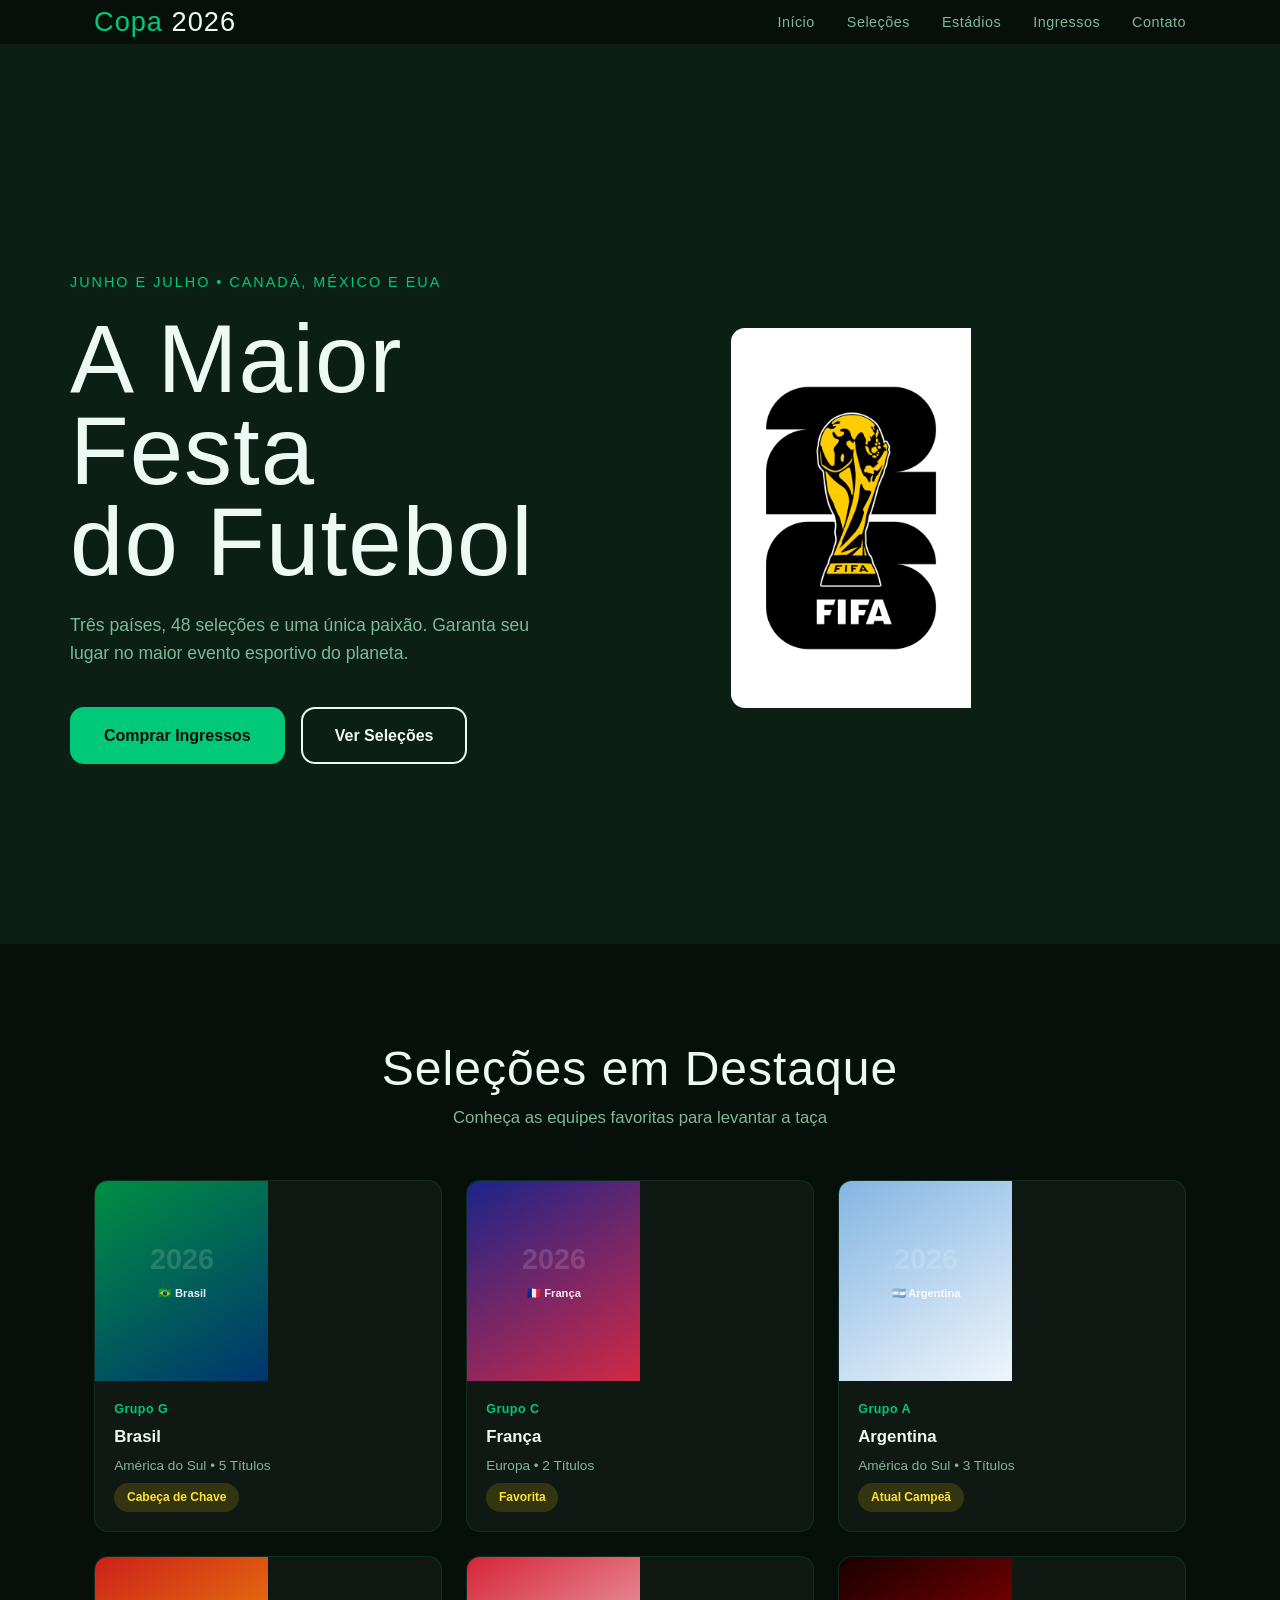
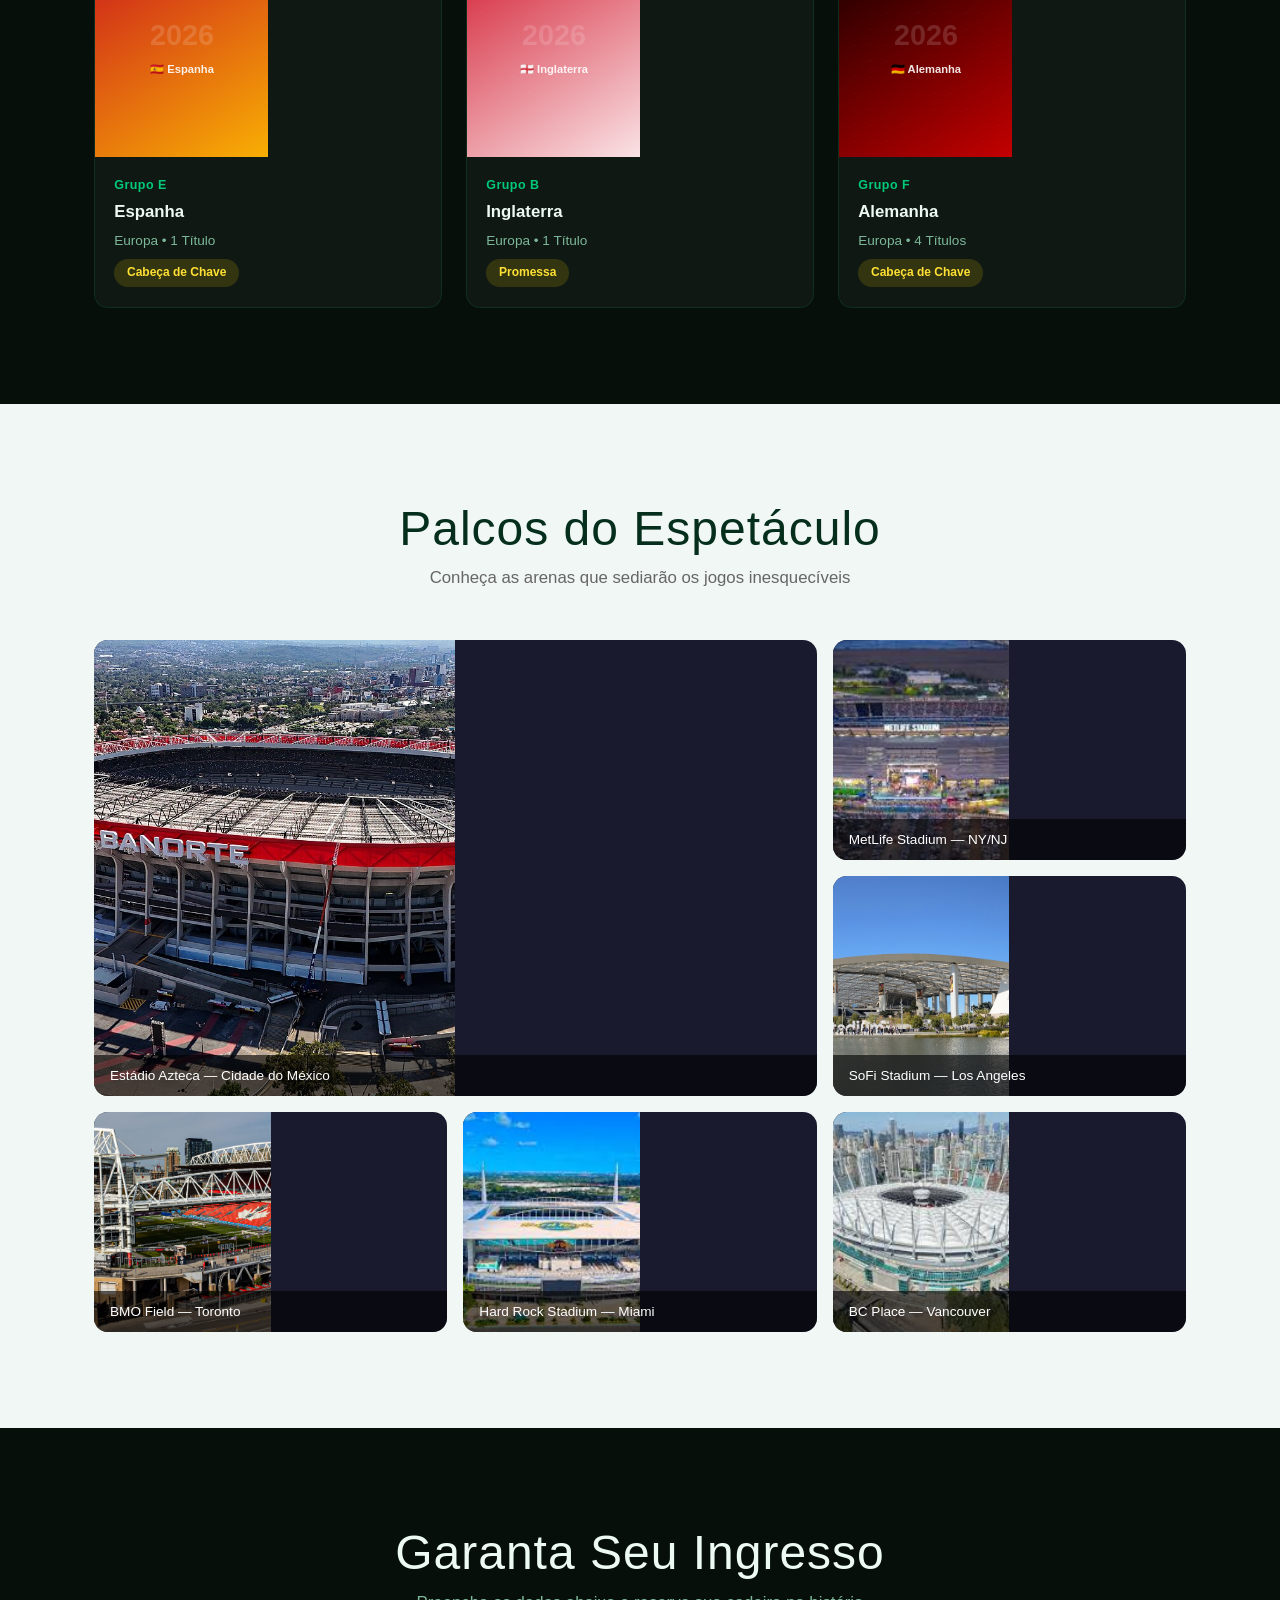
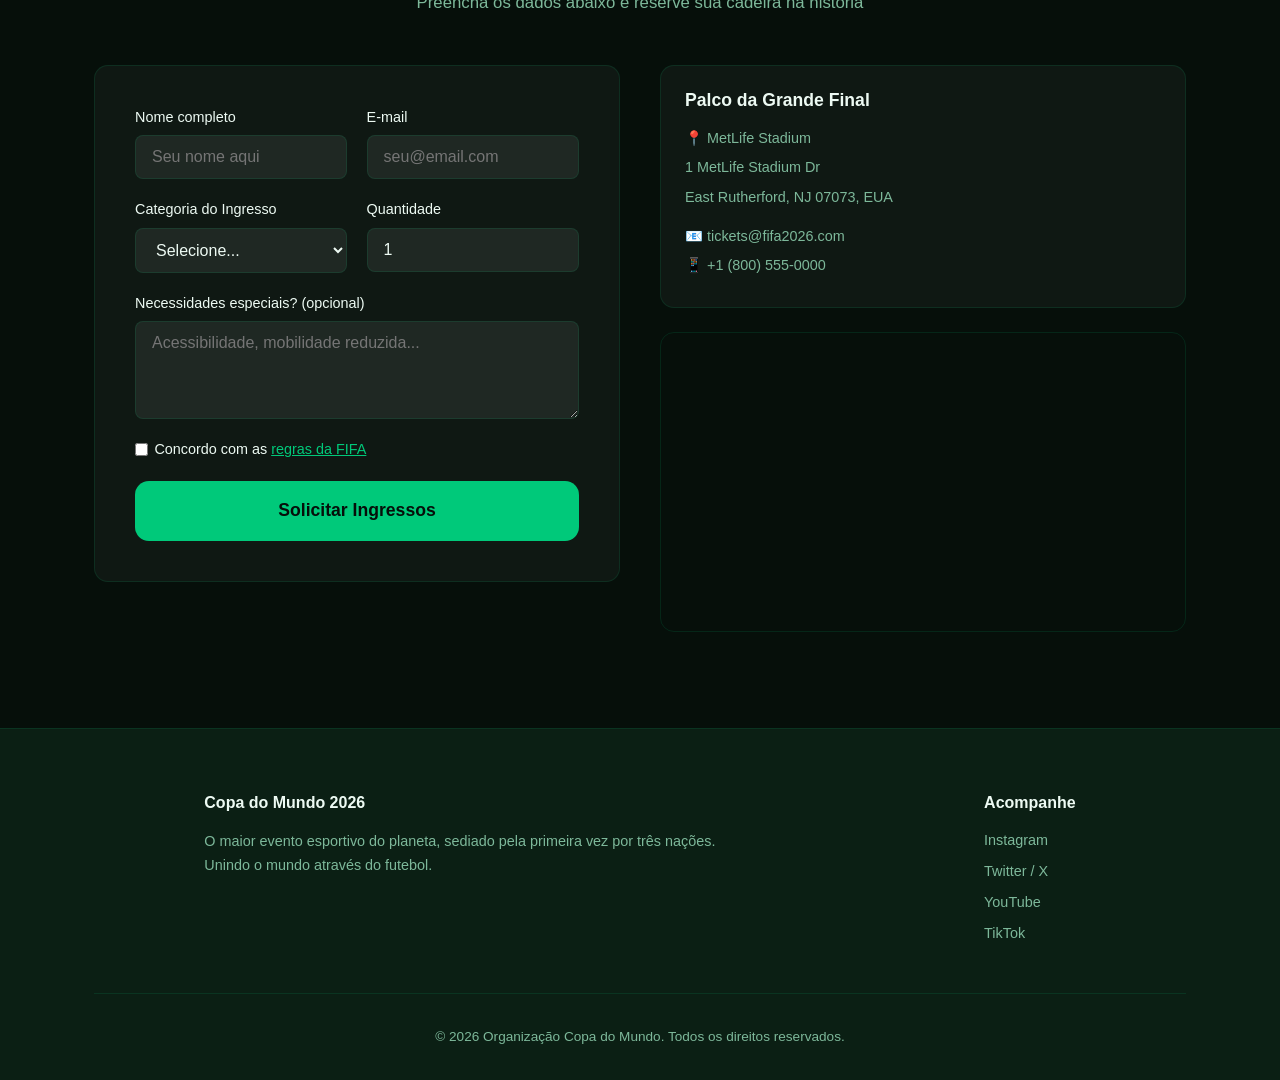
<file: index.html>
<!DOCTYPE html>
<html lang="pt-BR">
<head>
  <meta charset="UTF-8">
  <meta name="viewport" content="width=device-width, initial-scale=1.0">
  <meta name="description" content="Site Oficial da Copa do Mundo 2026 - Ingressos, Seleções e Estádios">
  <title>Copa do Mundo 2026</title>
  <link rel="stylesheet" href="style.css">
  <link rel="icon" type="image/svg+xml" href="favicon.svg">
  </head>

<body>
  <nav id="navbar">
    <div class="nav-container">
      <div class="nav-logo">
        <span class="logo-destaque">Copa</span> 2026
        </div>

      <ul class="nav-links">
        <li><a href="#home">Início</a></li>
        <li><a href="#selecoes">Seleções</a></li>
        <li><a href="#estadios">Estádios</a></li>
        <li><a href="#ingressos">Ingressos</a></li>
        <li><a href="#contato">Contato</a></li>
        </ul>

    </div>
  </nav>

  <header id="home">

    <div class="header-content">
      <div class="header-texto">

        <p class="header-subtitulo">Junho e Julho • Canadá, México e EUA</p>
        <h1 class="header-titulo">A Maior Festa<br>do Futebol</h1>
        <p class="header-descricao">
          Três países, 48 seleções e uma única paixão. 
          Garanta seu lugar no maior evento esportivo do planeta.
        </p>

        <div class="header-botoes">
          <a href="#ingressos" class="btn btn-primario">Comprar Ingressos</a>
          <a href="#selecoes" class="btn btn-secundario">Ver Seleções</a>
        </div>

      </div>
      <div class="header-imagem">
        <img 
          src="img/copa-2026.png" 
          alt="Torcedores comemorando um gol na arquibancada de um estádio lotado"
          class="header-foto"
        >
        </div>
      </div>

  </header>

  <main>

    <section id="selecoes" class="secao secao-escura">
      <div class="container">

        <div class="secao-titulo">
          <h2>Seleções em Destaque</h2>
          <p>Conheça as equipes favoritas para levantar a taça</p>
        </div>

        <div class="grid-selecoes">
          <div class="card-selecao">
            <div class="card-imagem">
              <img 
                src="img/selecao-brasil.svg"
                alt="Jogadores da seleção brasileira abraçados com a camisa amarela"
                class="card-foto"
              >
            </div>
            <div class="card-corpo">
              <span class="card-dia">Grupo G</span>
              <h3>Brasil</h3>
              <p>América do Sul • 5 Títulos</p>
              <span class="tag-palco">Cabeça de Chave</span>
            </div>
          </div>

          <div class="card-selecao">
            <div class="card-imagem">
              <img 
                src="img/selecao-franca.svg"
                alt="Seleção francesa comemorando vitória em campo"
                class="card-foto"
              >
            </div>
            <div class="card-corpo">
              <span class="card-dia">Grupo C</span>
              <h3>França</h3>
              <p>Europa • 2 Títulos</p>
              <span class="tag-palco">Favorita</span>
            </div>
          </div>

          <div class="card-selecao">
            <div class="card-imagem">
              <img 
                src="img/selecao-argentina.svg"
                alt="Time da Argentina perfilado cantando o hino nacional"
                class="card-foto"
              >
            </div>
            <div class="card-corpo">
              <span class="card-dia">Grupo A</span>
              <h3>Argentina</h3>
              <p>América do Sul • 3 Títulos</p>
              <span class="tag-palco">Atual Campeã</span>
            </div>
          </div>

          <div class="card-selecao">
            <div class="card-imagem">
              <img 
                src="img/selecao-espanha.svg"
                alt="Jogadores da Espanha tocando a bola durante a partida"
                class="card-foto"
              >
            </div>
            <div class="card-corpo">
              <span class="card-dia">Grupo E</span>
              <h3>Espanha</h3>
              <p>Europa • 1 Título</p>
              <span class="tag-palco">Cabeça de Chave</span>
            </div>
          </div>

          <div class="card-selecao">
            <div class="card-imagem">
              <img 
                src="img/selecao-inglaterra.svg"
                alt="Atletas da seleção inglesa saudando a torcida"
                class="card-foto"
              >
            </div>
            <div class="card-corpo">
              <span class="card-dia">Grupo B</span>
              <h3>Inglaterra</h3>
              <p>Europa • 1 Título</p>
              <span class="tag-palco">Promessa</span>
            </div>
          </div>

          <div class="card-selecao">
            <div class="card-imagem">
              <img 
                src="img/selecao-alemanha.svg"
                alt="Equipe da Alemanha reunida em círculo antes do jogo"
                class="card-foto"
              >
            </div>
            <div class="card-corpo">
              <span class="card-dia">Grupo F</span>
              <h3>Alemanha</h3>
              <p>Europa • 4 Títulos</p>
              <span class="tag-palco">Cabeça de Chave</span>
            </div>
          </div>

        </div>
        </div>
    </section>
    <section id="estadios" class="secao secao-clara">

      <div class="container">

        <div class="secao-titulo">
          <h2>Palcos do Espetáculo</h2>
          <p>Conheça as arenas que sediarão os jogos inesquecíveis</p>
        </div>

        <div class="grid-galeria">
          <div class="foto-item foto-grande">
            <img 
              src="img/azteca.jpg"
              alt="Visão panorâmica do Estádio Azteca lotado no México"
              class="foto-img"
            >
            <div class="foto-legenda">Estádio Azteca — Cidade do México</div>
          </div>

          <div class="foto-item">
            <img 
              src="img/metlife.jpg"
              alt="Fachada moderna do MetLife Stadium iluminada à noite"
              class="foto-img"
            >
            <div class="foto-legenda">MetLife Stadium — NY/NJ</div>
          </div>

          <div class="foto-item">
            <img 
              src="img/sofi.jpg"
              alt="Design futurista da cobertura do SoFi Stadium em Los Angeles"
              class="foto-img"
            >
            <div class="foto-legenda">SoFi Stadium — Los Angeles</div>
          </div>

          <div class="foto-item">
            <img 
              src="img/bmo.jpg"
              alt="Visão do gramado do BMO Field em Toronto"
              class="foto-img"
            >
            <div class="foto-legenda">BMO Field — Toronto</div>
          </div>

          <div class="foto-item">
            <img 
              src="img/hard-rock.jpg"
              alt="Vista aérea do Hard Rock Stadium em Miami"
              class="foto-img"
            >
            <div class="foto-legenda">Hard Rock Stadium — Miami</div>
          </div>

          <div class="foto-item">
            <img 
              src="img/bc-place.jpg"
              alt="Interior do BC Place com seu teto retrátil em Vancouver"
              class="foto-img"
            >
            <div class="foto-legenda">BC Place — Vancouver</div>
          </div>

        </div>
        </div>

    </section>
    <section id="ingressos" class="secao secao-escura">

      <div class="container">

        <div class="secao-titulo">
          <h2>Garanta Seu Ingresso</h2>
          <p>Preencha os dados abaixo e reserve sua cadeira na história</p>
        </div>

        <div class="ingressos-layout">
          <div>
            <form id="form-ingresso" class="formulario">

              <div class="form-linha">
                <div class="form-grupo">
                  <label for="nome">Nome completo</label>
                  <input 
                    type="text" 
                    id="nome" 
                    name="nome" 
                    placeholder="Seu nome aqui"
                    required
                  >
                </div>

                <div class="form-grupo">
                  <label for="email">E-mail</label>
                  <input 
                    type="email" 
                    id="email" 
                    name="email" 
                    placeholder="seu@email.com"
                    required
                  >
                </div>
              </div>

              <div class="form-linha">
                <div class="form-grupo">
                  <label for="tipo">Categoria do Ingresso</label>
                  <select id="tipo" name="tipo">
                    <option value="">Selecione...</option>
                    <option value="cat3">Categoria 3 — U$ 150</option>
                    <option value="cat2">Categoria 2 — U$ 300</option>
                    <option value="cat1">Categoria 1 — U$ 600</option>
                    <option value="vip">Hospitality / VIP — U$ 1200</option>
                  </select>
                </div>

                <div class="form-grupo">
                  <label for="quantidade">Quantidade</label>
                  <input 
                    type="number" 
                    id="quantidade" 
                    name="quantidade"
                    min="1" 
                    max="6" 
                    value="1"
                  >
                </div>
              </div>

              <div class="form-grupo">
                <label for="mensagem">Necessidades especiais? (opcional)</label>
                <textarea 
                  id="mensagem" 
                  name="mensagem" 
                  rows="4"
                  placeholder="Acessibilidade, mobilidade reduzida..."
                ></textarea>
              </div>

              <div class="form-grupo form-checkbox">
                <input type="checkbox" id="termos" name="termos" required>
                <label for="termos">Concordo com as <a href="#">regras da FIFA</a></label>
              </div>

              <button type="submit" class="btn btn-primario btn-grande">
                Solicitar Ingressos
              </button>

            </form>
          </div>

          <div class="local-wrapper">

            <div class="local-info">
              <h3>Palco da Grande Final</h3>

              <address>
                <p>📍 MetLife Stadium</p>
                <p>1 MetLife Stadium Dr</p>
                <p>East Rutherford, NJ 07073, EUA</p>
              </address>

              <div class="local-contatos">
                <p>📧 tickets@fifa2026.com</p>
                <p>📱 +1 (800) 555-0000</p>
              </div>
            </div>

            <div class="mapa-wrapper">
              <iframe
                src="https://www.google.com/maps/embed?pb=!1m18!1m12!1m3!1d3020.354228965902!2d-74.07682392437632!3d40.81363653066376!2m3!1f0!2f0!3f0!3m2!1i1024!2i768!4f13.1!3m3!1m2!1s0x89c2f861aa554bf7%3A0xc66ba2b8e390c504!2sMetLife%20Stadium!5e0!3m2!1spt-BR!2sbr!4v1716301234567!5m2!1spt-BR!2sbr"
                width="100%"
                height="100%"
                style="border: 0;"
                allowfullscreen=""
                loading="lazy"
                referrerpolicy="no-referrer-when-downgrade"
                title="Mapa do MetLife Stadium, local da final da Copa"
              ></iframe>
            </div>

          </div>

        </div>

      </div>

    </section>

  </main>

  <footer id="contato">

    <div class="container">

      <div class="footer-grid">

        <div class="footer-coluna">
          <h4>Copa do Mundo 2026</h4>
          <p>O maior evento esportivo do planeta, sediado pela primeira vez por três nações.</p>
          <p>Unindo o mundo através do futebol.</p>
        </div>

        <div class="footer-coluna">
          <h4>Acompanhe</h4>
          <div class="redes-sociais">
            <a href="#" class="rede-link">Instagram</a>
            <a href="#" class="rede-link">Twitter / X</a>
            <a href="#" class="rede-link">YouTube</a>
            <a href="#" class="rede-link">TikTok</a>
          </div>
        </div>

      </div>
      <div class="footer-fundo">
        <p>© 2026 Organização Copa do Mundo. Todos os direitos reservados.</p>
      </div>

    </div>

  </footer>

</body>
</html>
</file>
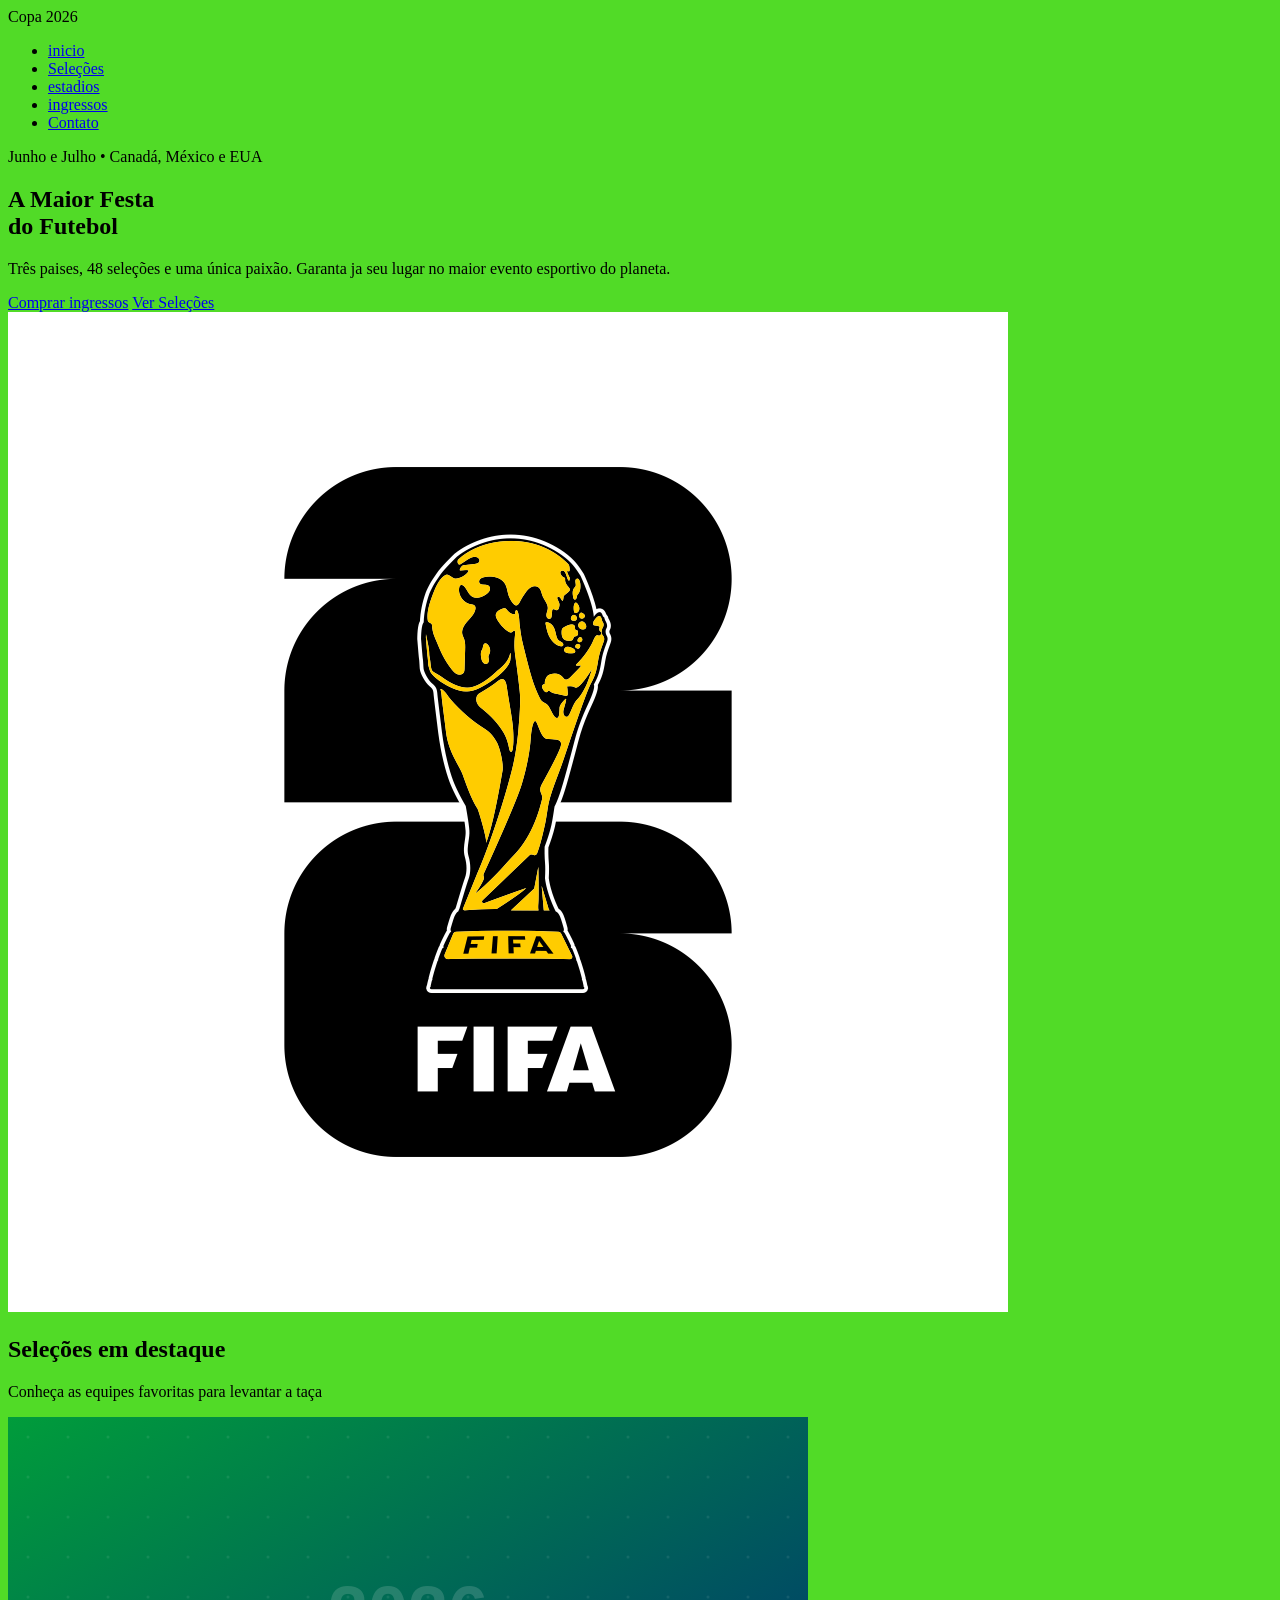
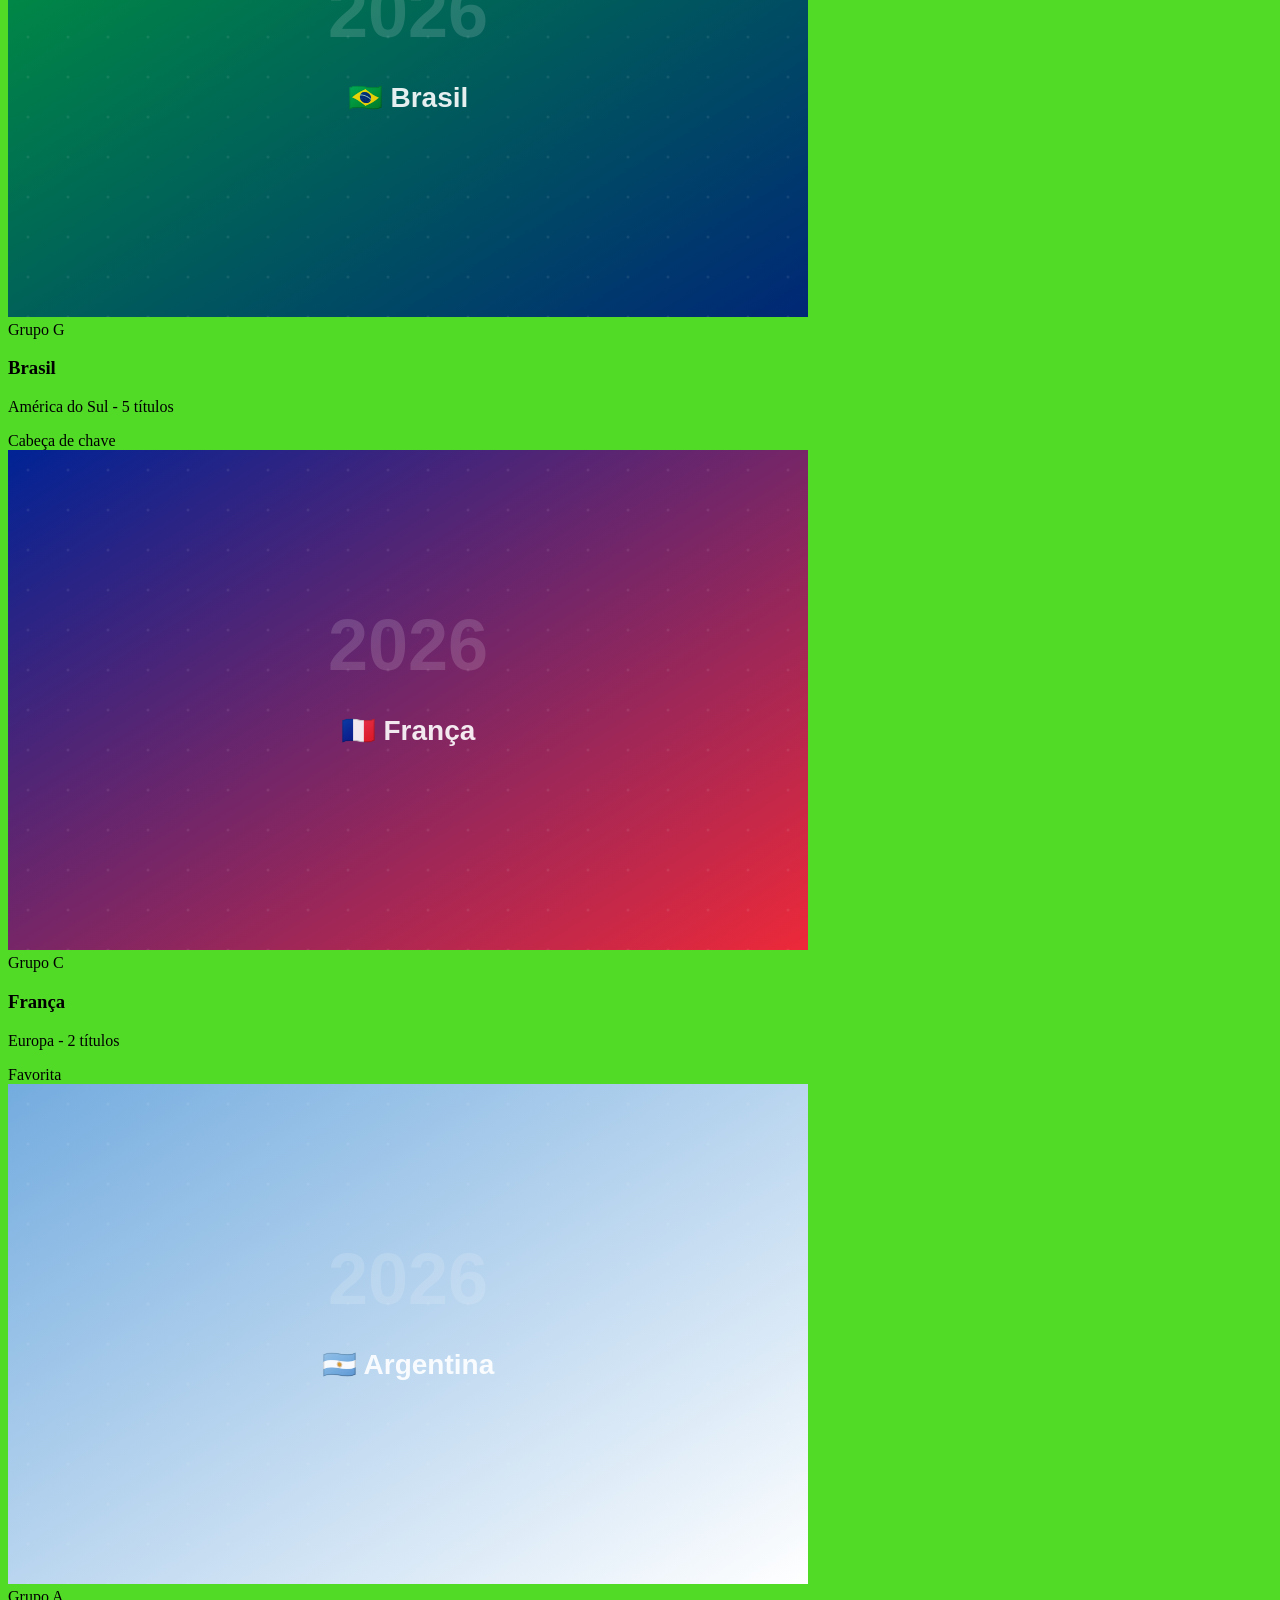
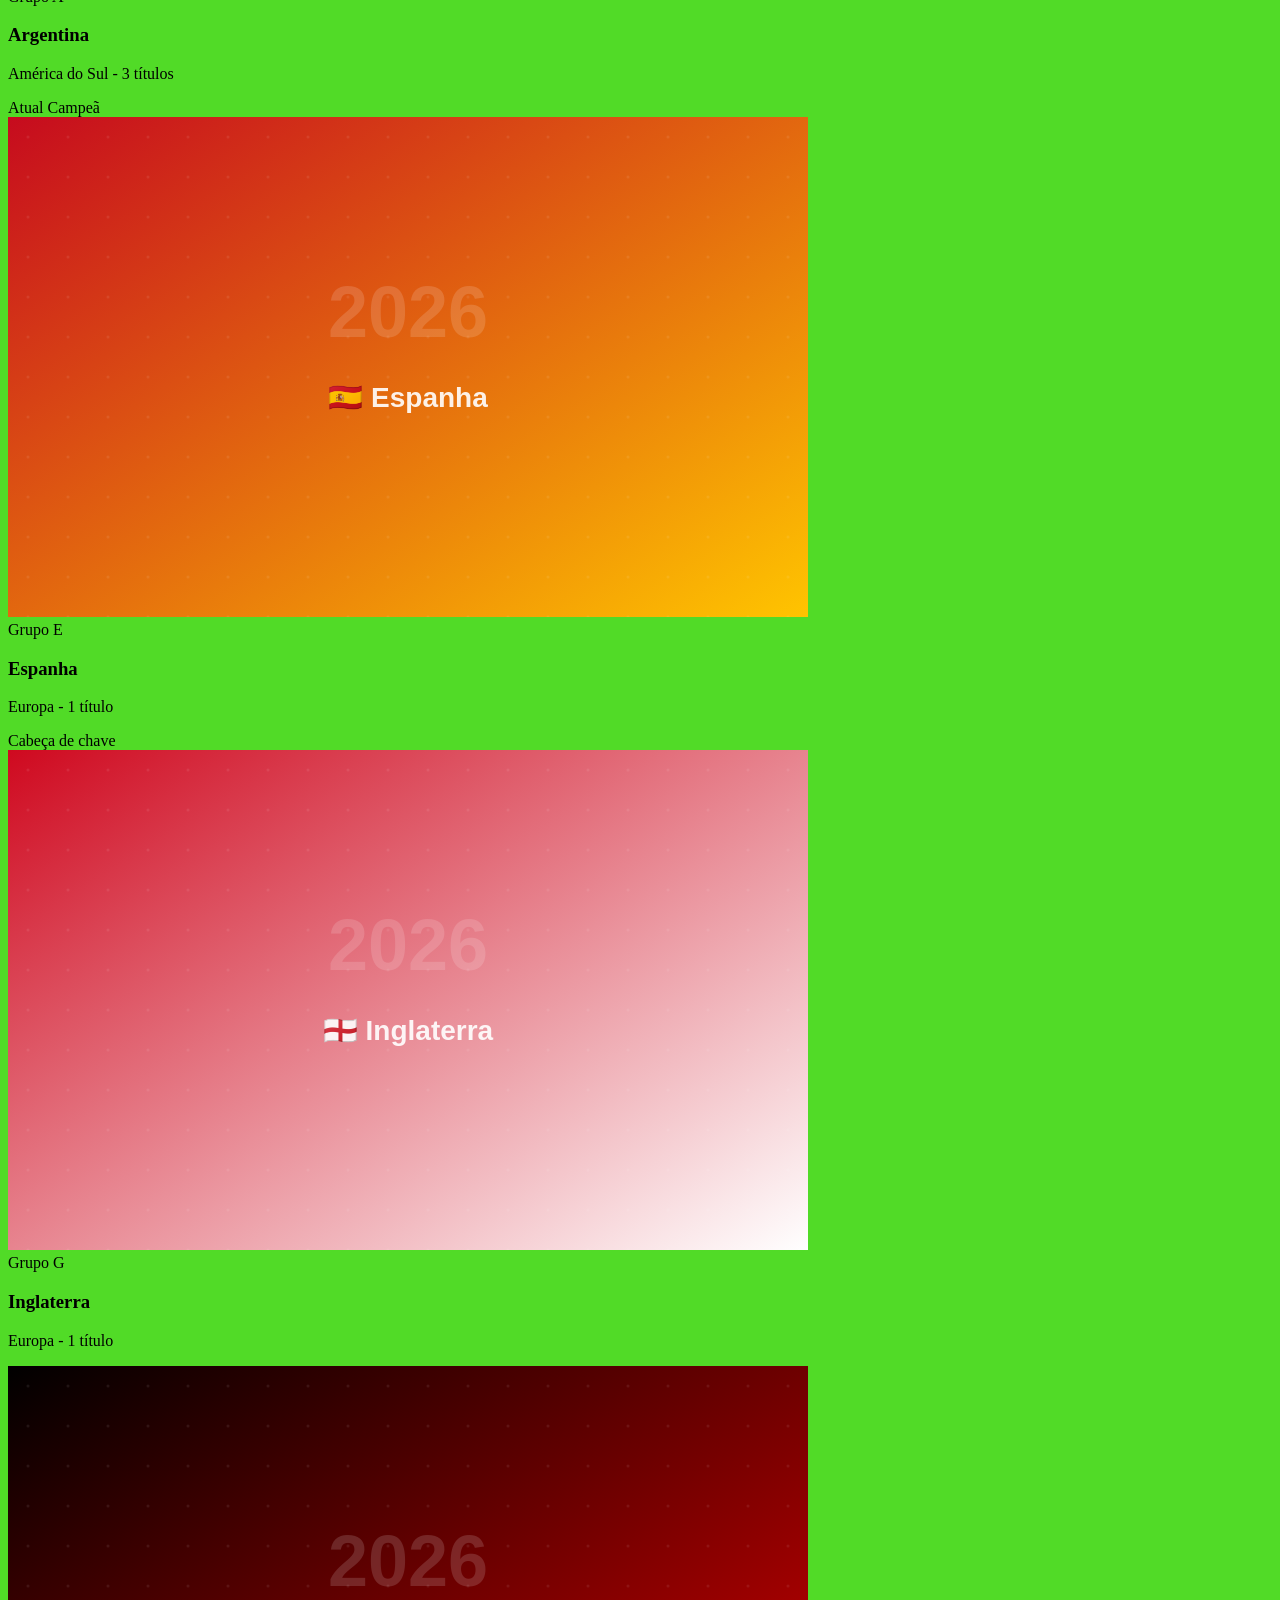
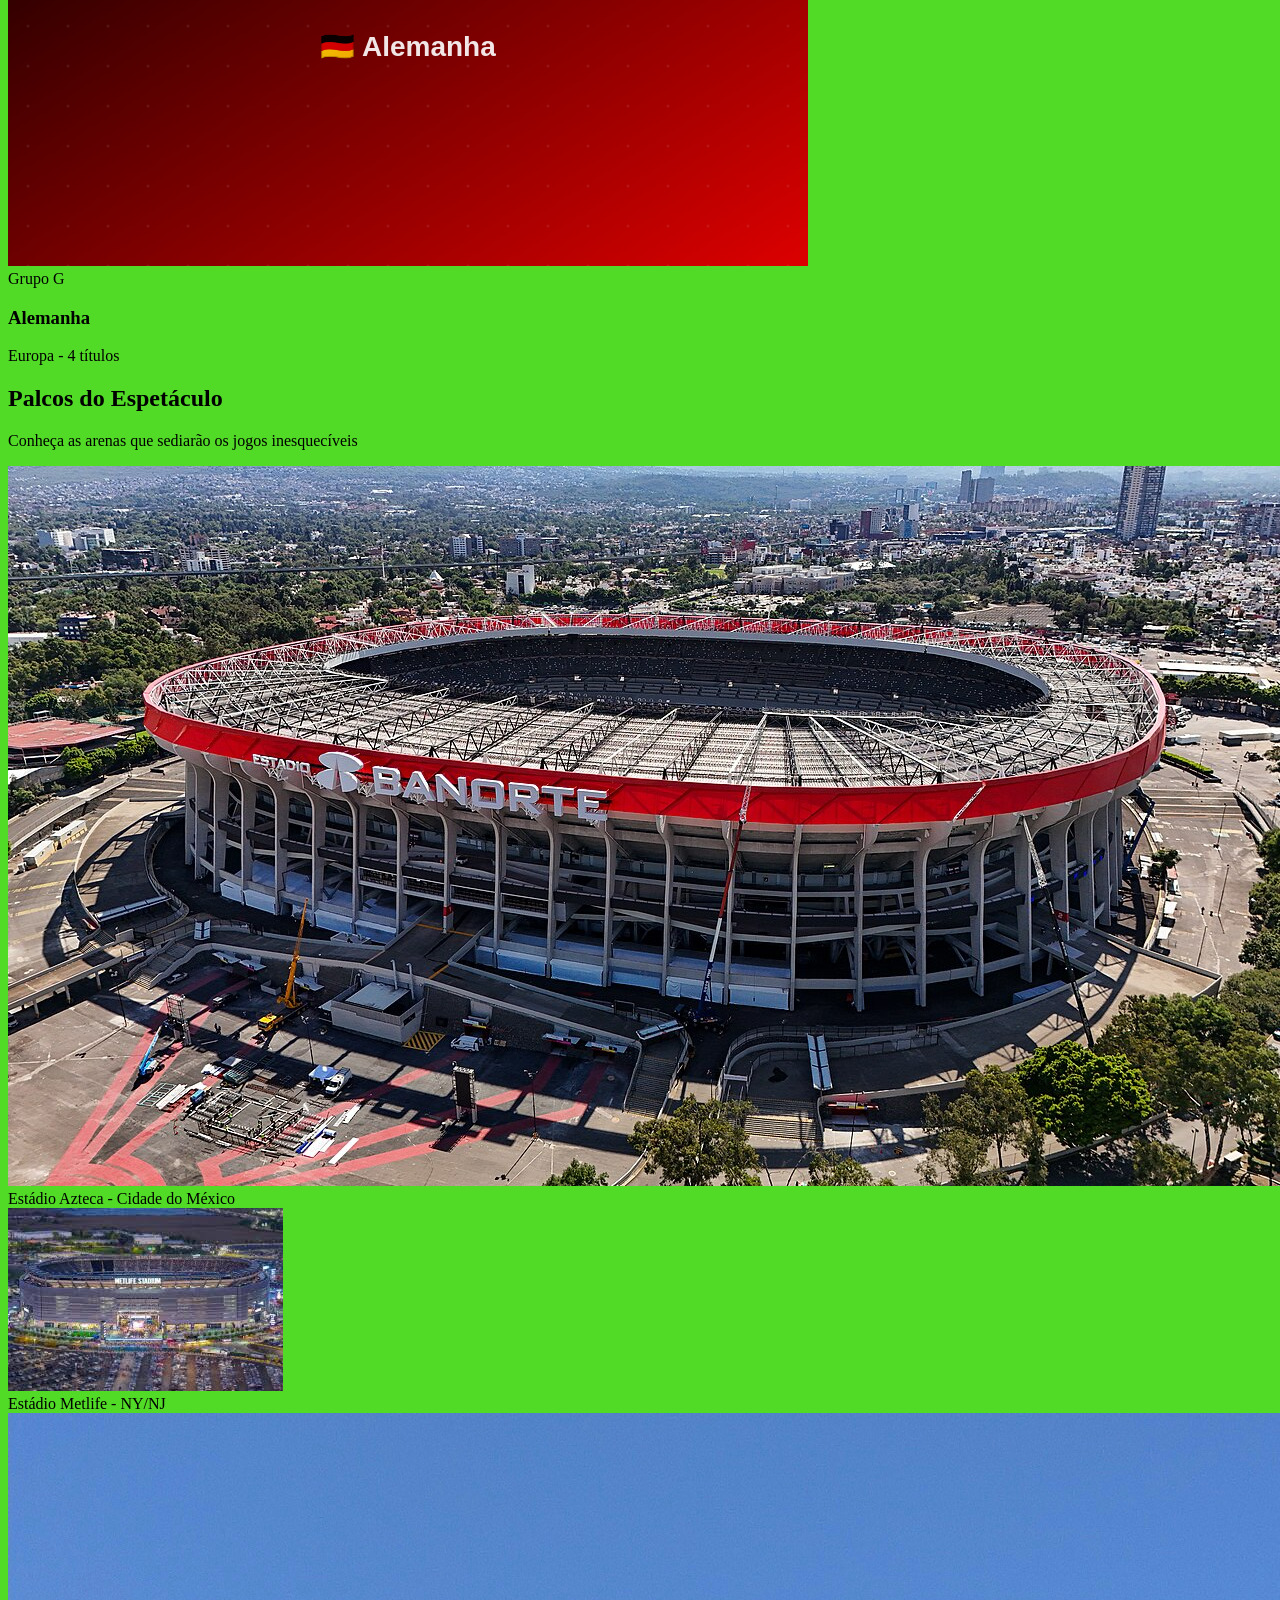
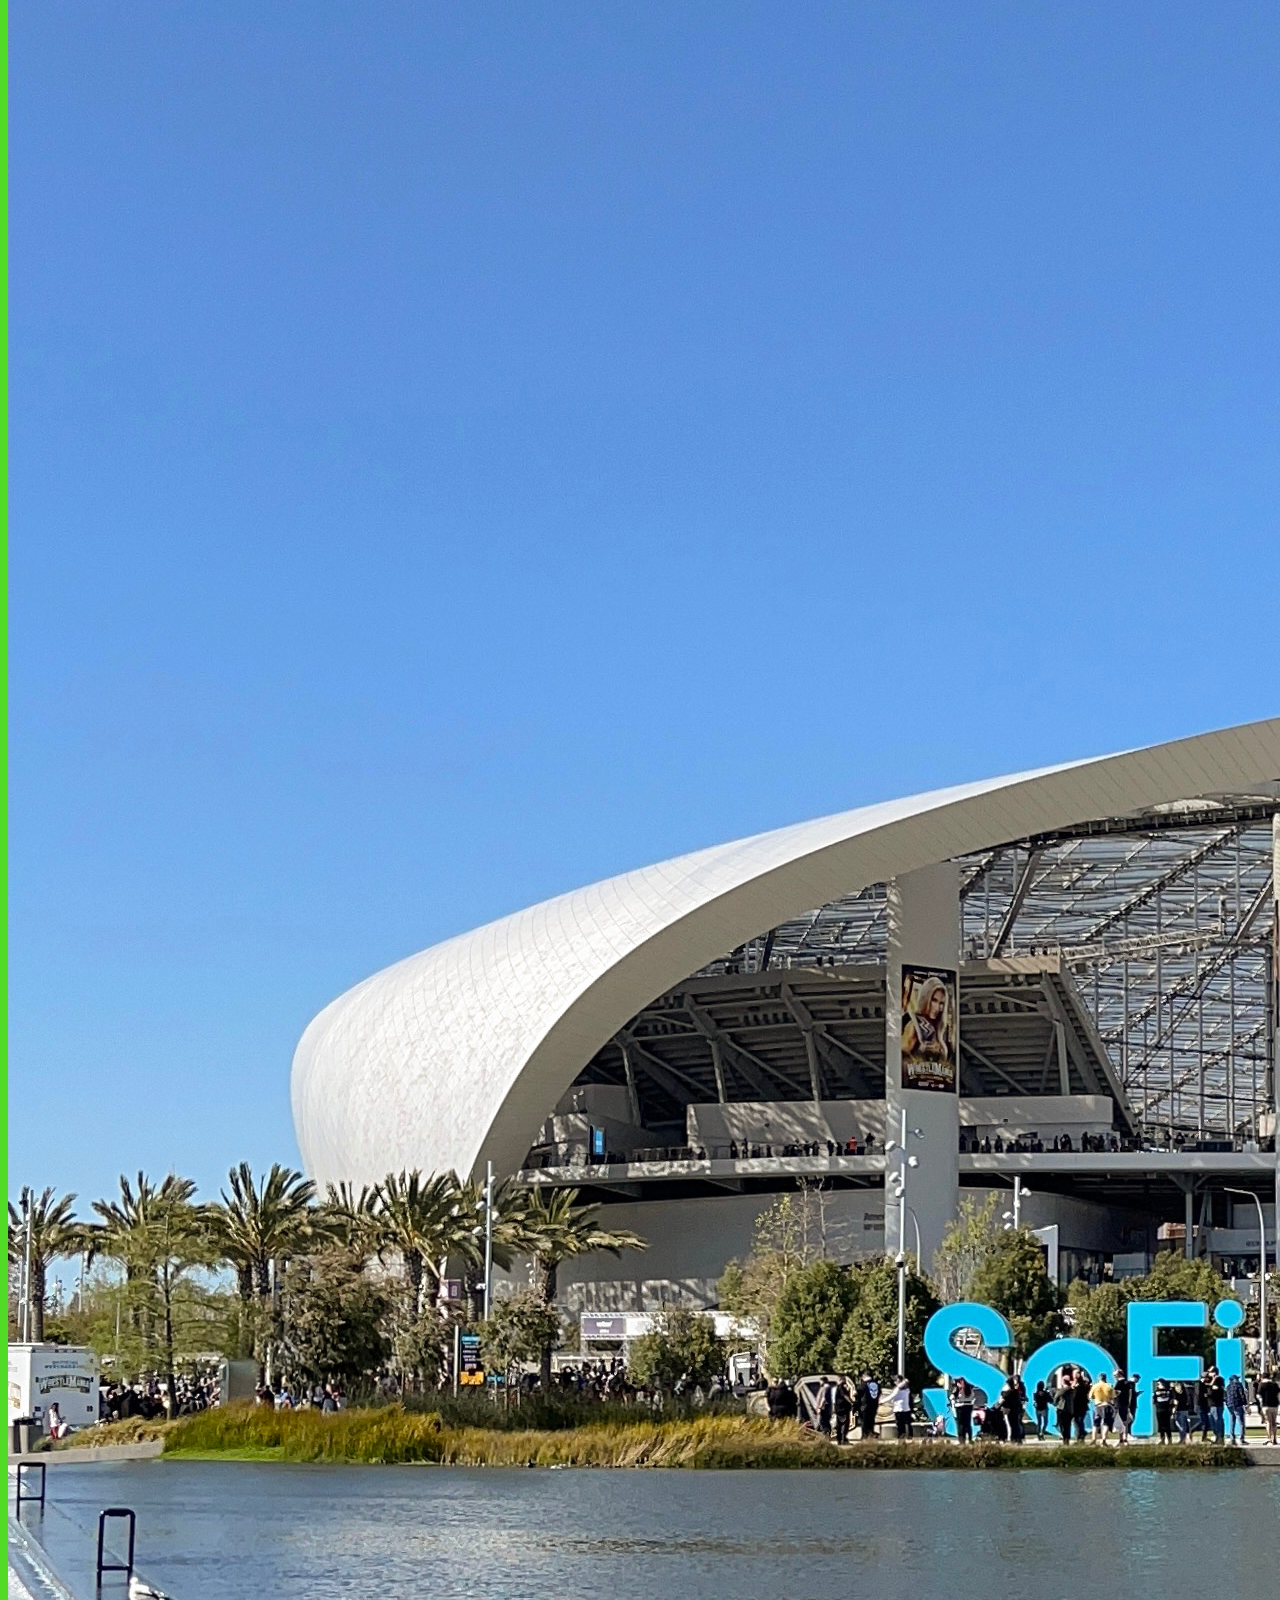
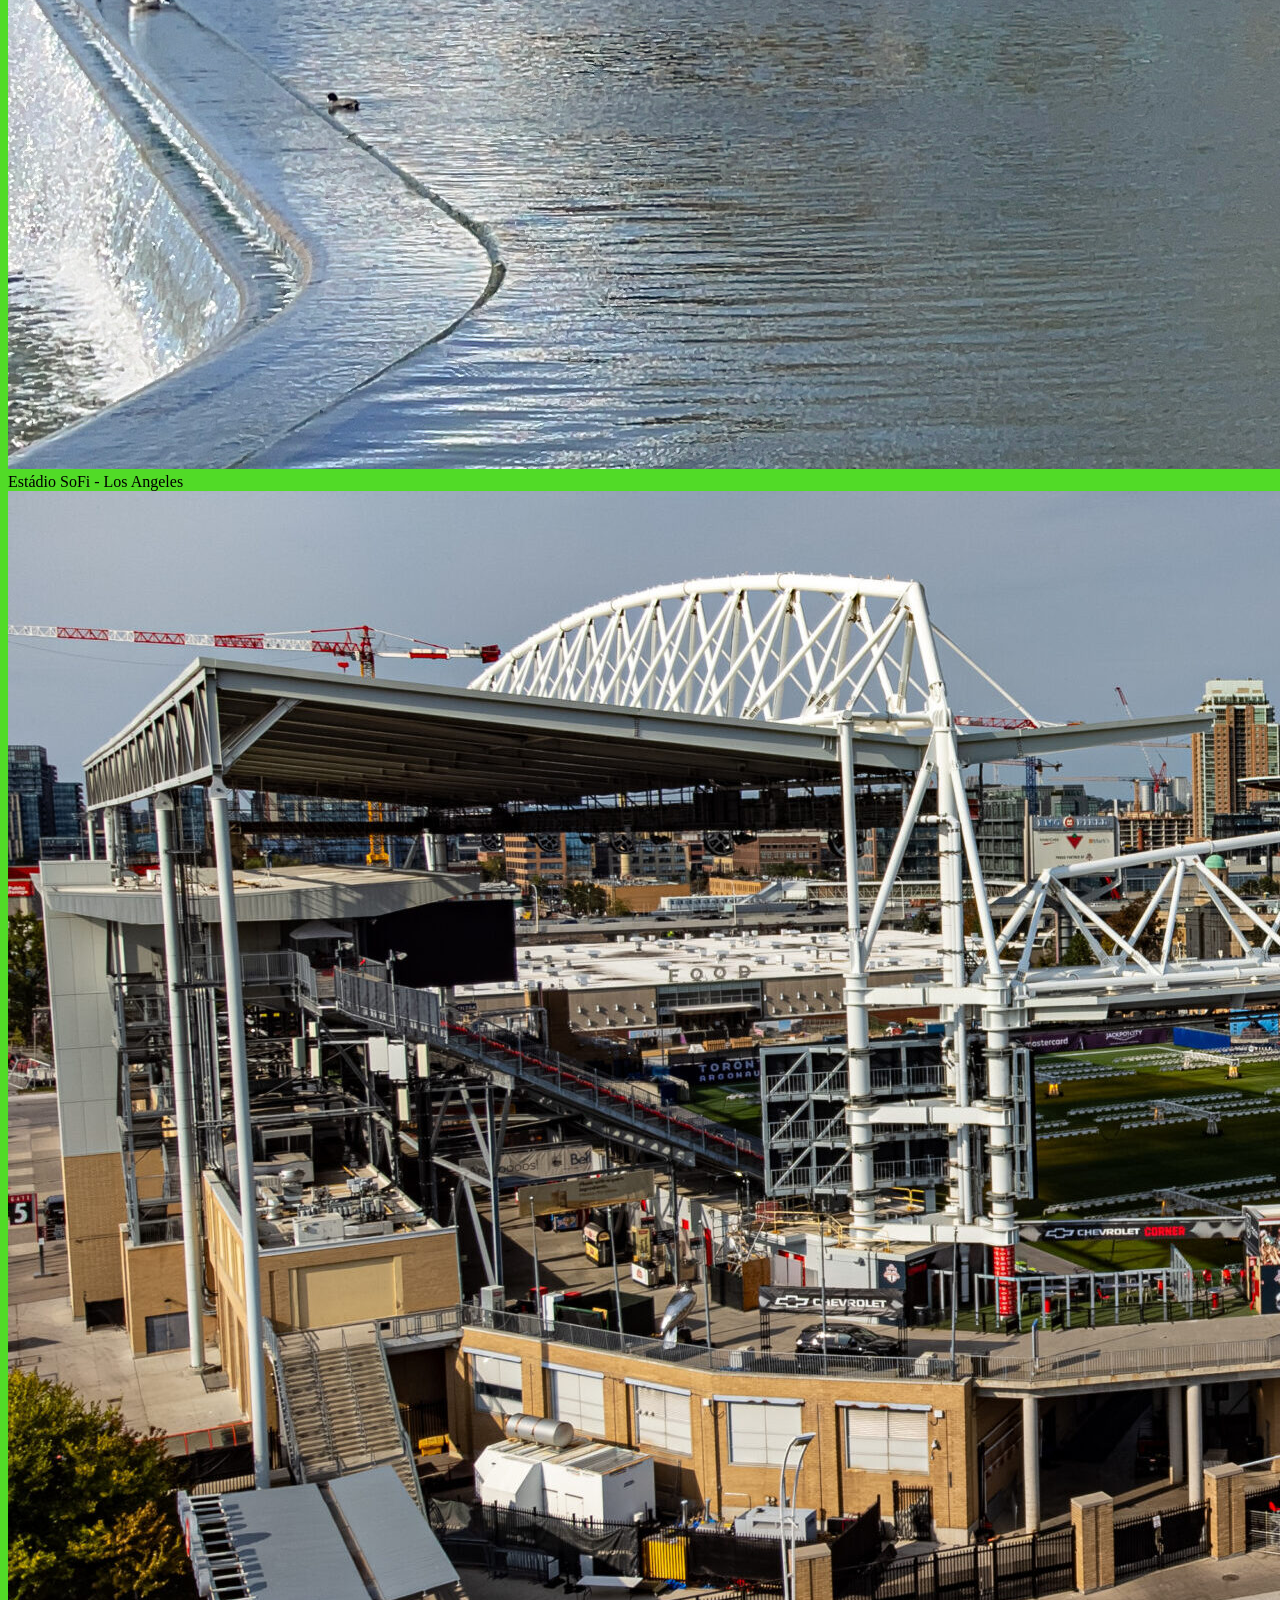
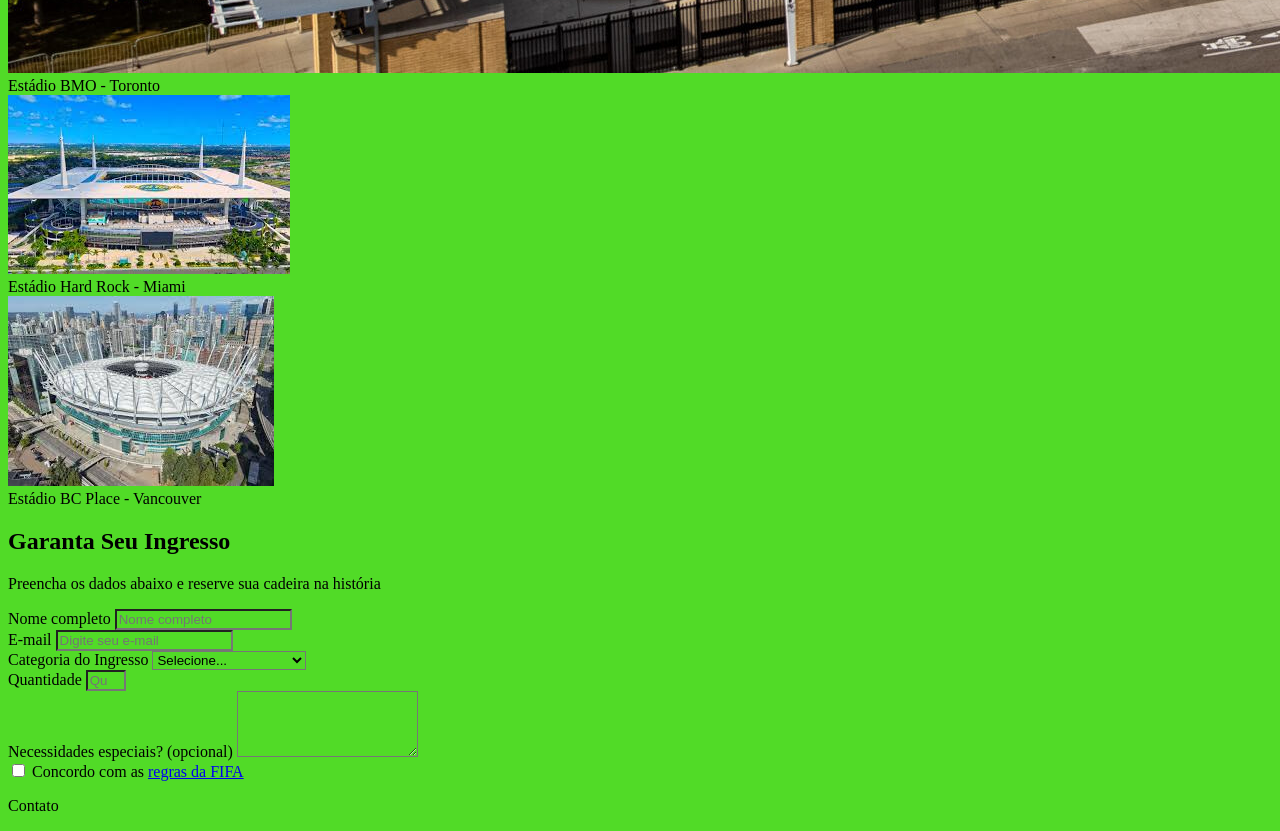
<file: Site-Copa-Pequenos-Talentos-main/index.html>
<!DOCTYPE html>
<html lang="en">

<head>
    <meta charset="UTF-8">
    <meta name="viewport" content="width=device-width, initial-scale=1.0">
    <meta name="description" content="Site oficial da Copa do Mundo 2026 - Pequenos Talentos">
    <title>Copa do Mundo 2026</title>
    <link rel="stylesheet" href="style.css">
</head>

<body>
    <nav>
        <div>
            <div>
                <span>Copa 2026</span>
            </div>

            <ul>
                <li><a href="#home">inicio</a></li>
                <li><a href="#selecoes">Seleções</a></li>
                <li><a href="#estadios">estadios</a></li>
                <li><a href="#ingressos">ingressos</a></li>
                <li><a href="#contatos">Contato</a></li>
            </ul>
        </div>
    </nav>

    <section id="home">
        <!-- div de textos -->
        <div>
            <div>
                <p>Junho e Julho • Canadá, México e EUA</p>
                <!-- essa tag <br> quebra linhas  -->
                <h1>A Maior Festa <br> do Futebol</h1>
                <p>
                    Três paises, 48 seleções e uma única paixão.
                    Garanta ja seu lugar no maior evento esportivo do planeta.
                </p>

                <!-- div de links -->
            </div>
            <a href="#ingressos">Comprar ingressos</a>
            <!-- "target="_blank" abre abas -->
            <a href="#selecoes"> Ver Seleções</a>
        </div>
        <div>
            <!-- div de imagens  -->
        </div>
        <img src="img/copa-2026.png" alt="Logo da Copa - 2026">

        <div>

        </div>
    </section>

    <main>
        <section id="selecoes">
            <!-- div global -->
            <div>
                <!-- div de título -->
                <div>
                    <h2>Seleções em destaque</h2>
                    <p>Conheça as equipes favoritas para levantar a taça</p>
                </div>

                <!-- div de seleções -->
                <div>
                    <!-- div de seleção 1 -->
                    <div>
                        <!-- div de imagem da seleção -->

                        <img src="img/selecao-brasil.svg" alt="Banner Seleção Brasileira">

                    </div>
                    <!-- div corpo da seleção -->
                    <div>
                        <span>Grupo G</span>
                        <h3>Brasil</h3>
                        <p>América do Sul - 5 títulos</p>
                        <span>Cabeça de chave</span>
                    </div>


                    <!-- div de seleção 2  -->
                    <div>
                        <!-- div de imagem da seleção -->

                        <img src="img/selecao-franca.svg" alt="Banner Seleção Francesa">

                    </div>
                    <!-- div corpo da seleção -->
                    <div>
                        <span>Grupo C</span>
                        <h3>França</h3>
                        <p>Europa - 2 títulos</p>
                        <span>Favorita</span>
                    </div>
                    <!-- div de seleção 3 -->
                    <div>
                        <!-- div de imagem da seleção -->

                        <img src="img/selecao-argentina.svg" alt="Banner Seleção Argentina">

                    </div>
                    <!-- div corpo da seleção -->
                    <div>
                        <span>Grupo A</span>
                        <h3>Argentina</h3>
                        <p>América do Sul - 3 títulos</p>
                        <span>Atual Campeã</span>
                    </div>


                    <!-- div de seleção 4 -->
                    <div>
                        <!-- div de imagem da seleção -->

                        <img src="img/selecao-espanha.svg" alt="Banner Seleção Espanhola">

                    </div>
                    <!-- div corpo da seleção -->
                    <div>
                        <span>Grupo E</span>
                        <h3>Espanha</h3>
                        <p>Europa - 1 título </p>
                        <span>Cabeça de chave</span>
                    </div>


                    <!-- div de seleção 5 -->
                    <div>
                        <!-- div de imagem da seleção -->

                        <img src="img/selecao-inglaterra.svg" alt="Banner Seleção Inglesa">

                    </div>
                    <!-- div corpo da seleção -->
                    <div>
                        <span>Grupo G</span>
                        <h3>Inglaterra</h3>
                        <p>Europa - 1 título </p>
                        <span></span>
                    </div>


                    <!-- div de seleção 6 -->
                    <div>
                        <!-- div de imagem da seleção -->

                        <img src="img/selecao-alemanha.svg" alt="Banner Seleção Alemã">

                    </div>
                    <!-- div corpo da seleção -->
                    <div>
                        <span>Grupo G</span>
                        <h3>Alemanha</h3>
                        <p>Europa - 4 títulos</p>
                        <span></span>
                    </div>
                </div>
            </div>


        </section>

        <section id="estadios">
            <!-- Div global -->
            <div>
                <!-- Div de título -->
                <div>
                    <h2>Palcos do Espetáculo</h2>
                    <p>Conheça as arenas que sediarão os jogos inesquecíveis</p>
                </div>

                <!-- Div de estádios -->
                <div>
                    <!-- Div do estádio 1 -->
                    <div>
                        <img src="img/azteca.jpg" alt="Estádio Azteca">
                        <div>Estádio Azteca - Cidade do México</div>
                    </div>

                    <!-- Div do estádio 2 -->
                    <div>
                        <img src="img/metlife.jpg" alt="Estádio Metlife">
                        <div>Estádio Metlife - NY/NJ</div>
                    </div>

                    <!-- Div do estádio 3 -->
                    <div>
                        <img src="img/sofi.jpg" alt="Estádio SoFi">
                        <div>Estádio SoFi - Los Angeles</div>
                    </div>

                    <!-- Div do estádio 4 -->
                    <div>
                        <img src="img/bmo.jpg" alt="Estádio BMO">
                        <div>Estádio BMO - Toronto</div>
                    </div>

                    <!-- Div do estádio 5 -->
                    <div>
                        <img src="img/hard-rock.jpg" alt="Estádio Hard Rock">
                        <div>Estádio Hard Rock - Miami</div>
                    </div>

                    <!-- Div do estádio 6 -->
                    <div>
                        <img src="img/bc-place.jpg" alt="Estádio BC Place">
                        <div>Estádio BC Place - Vancouver</div>
                    </div>
                </div>
            </div>
        </section>

        <section id="ingressos">

            <!-- Div global -->
            <div>

                <!-- Div de título -->
                <div>
                    <h2>Garanta Seu Ingresso</h2>
                    <p>Preencha os dados abaixo e reserve sua cadeira na história</p>
                </div>

                <!-- Div de formulário -->
                <div>
                    <form>
                        <!-- Div linha 1 -->
                        <div>

                            <!-- Div input 1 -->
                            <div>
                                <label>Nome completo</label>
                                <input type="text" placeholder="Nome completo" required>
                            </div>

                            <!-- Div input 2 -->
                            <div>
                                <label>E-mail</label>
                                <input type="email" placeholder="Digite seu e-mail" required>
                            </div>
                        </div>

                        <!-- Div linha 2 -->
                        <div>

                            <!-- Div input 3 -->
                            <div>
                                <label>Categoria do Ingresso</label>
                                <select>
                                    <option value="">Selecione...</option>
                                    <option value="cat3">Categoria 3 - R$ 1000</option>
                                    <option value="cat2">Categoria 2 - R$ 700</option>
                                    <option value="cat1">Categoria 1 - R$ 200</option>
                                </select>
                            </div>

                            <!-- Div input 4 -->
                            <div>
                                <label>Quantidade</label>
                                <input type="number" placeholder="Quantidade de ingressos" min="1" max="6" required>
                            </div>
                        </div>

                        <!-- div input 5 -->
                        <div>
                            <label> Necessidades especiais? (opcional)</label>
                            <textarea name="mensagem" rows="4" placeholder="Acessibilidade, mobilidade reduzida...">
                        </textarea>

                        </div>

                        <!-- div input 6 -->
                         <div>
                            <input type="checkbox" requireed>
                            <label>
                                Concordo com as
                                <a href="#">regras da FIFA</a>
                            </label>
                         </div>
                    </form>
                </div>
            </div>
        </section>

        <section id="contato">
            <p>Contato</p>

        </section>
    </main>
</body>

</html>
</file>
<file: style.css>
* {
    margin: 0;
    padding: o;
    box-sizing: border-box;
}

@import url('https://fonts.googleapis.com/css2?family=Inter:ital,opsz,wght@0,14..32,100..900;1,14..32,100..900&display=swap');


/* variaveis globais */
:root {
    --cor-fundo-escuro: #060f0a;
    --cor-fundo-medio: #0b1f14;
    --cor-fundo-claro: #f0f7f4;
    --cor-primaria: #00c97a;
    --cor-primaria-escura: #009958;
    --cor-secundaria: #ffe135;
    --cor-texto-claro: #edfaf3;
    --cor-texto-escuro: #052e1c;
    --cor-texto-suave: #7db89a;
    --cor-borda: rgba(0, 201, 122, 0.12);
  
    --fonte-principal: 'Inter', 'Segoe UI', sans-serif;
  
    --espacamento-secao: 6rem;
    --raio-borda: 14px;
    --raio-borda-pequeno: 8px;
    --largura-maxima: 1140px;
  }

  body {
    
    /* configurar fonte */
    font-family: var(--fonte-principal);

    /* cor de fundo */
    background-color: var(--cor-fundo-escuro);

    /* cor da fonte/texto */
    color: var(--cor-texto-claro);

    /* altura da linha do texto */
    line-height: 1.6;


  }
  
a {
    /* decoração do texto */
    text-decoration: none;
    color: var(--cor-texto-claro);

    /* animação */
    transition: color 0.3s ease;
}

ul {
    /* estilização da linha */
    list-style: none;
}

img {
    max-width: 50%;
    display: block;
}
  
h1, h2, h3, h4 {
    line-height: 1.2;

    /* ajusta a largura da fonte */
    font-weight: 700;
}   

/* COMPONENTES REUTILIZAVEIS */

.container{
    max-width: var(--largura-maxima);

    /* Espaçamento Externo */
    margin: 0 auto;

    /* Espaçamento interno */
    padding: 0 1.5rem;
}

/* botões */

.btn {
    padding: 0.85rem 2rem;

    /* Arredondamento dos cantos */
    border-radius: var(--raio-borda);

    font-weight: 600;

    /* Tamanho do texto */
    font-size: 1rem;

    /* Estiliza o cursor */
    cursor: pointer;

    border: 2px solid transparent;

    transition: all 0.3s ease;

}

.btn-primario {
    background-color: var(--cor-primaria);
    color: #060f0a;
    font-weight: 700;
}

/* Estilização quando passa o mouse por cima do botão primário efeito hover */
.btn-primario:hover { 
    background-color: transparent;
    color: var(--cor-primaria);
    border-color: var(--cor-primaria)
}

.btn-secundario {
    background: transparent;
    color: var(--cor-texto-claro);
    border-color: var(--cor-texto-claro)
}

/* Estilização quando passe o mouse por cima do botão secundário efeito hover */
.btn-secundario:hover {
    background-color: var(--cor-texto-claro);
    color: var(--cor-fundo-escuro);
}

.btn-grande {
    width: 100%;
    padding: 1.1rem;
    font-size: 1.1rem;
}

/* Bloco de cabeçalho padrão de cada seção */
.secao-titulo {
    text-align: center;
    margin-bottom: 3rem;
  }
  
  .secao-titulo h2 {
    font-family: var(--fonte-display);
    font-size: 3rem;
    font-weight: 400;
    letter-spacing: 1px;  /* Espaço entre as letras */
    margin-bottom: 0.5rem;
  }
  
  .secao-titulo p {
    color: var(--cor-texto-suave);
    font-size: 1.05rem;
  }
  
  /* ----------------------------------------------------------------
     4. NAVBAR
     Menu superior fixado no topo da página.
  ---------------------------------------------------------------- */

  #navbar {
    position: sticky;
    top: 0;
    padding: 1rem o;
    background-color: var(--cor-fundo-escuro);
    border-bottom: 1 px solid var(--cor-borda);
    z-index: 100;
  }
  
  .nav-container {
    display: flex;
    justify-content: space-between; /* Logo na esquerda, links na direita */
    align-items: center;            /* Alinha verticalmente no centro */
    max-width: var(--largura-maxima);
    margin: 0 auto;
    padding: 0 1.5rem;
  }
  
  .nav-logo {
    font-family: var(--fonte-display);
    font-size: 1.7rem;
    font-weight: 400;
    letter-spacing: 1px;
  }
  
  .logo-destaque {
    color: var(--cor-primaria);
  }
  
  .nav-links {
    display: flex;
    gap: 2rem; /* Espaço entre cada link do menu */
  }
  
  .nav-links a {
    font-size: 0.9rem;
    font-weight: 500;
    color: var(--cor-texto-suave);
    letter-spacing: 0.5px;
  }
  
  /* Fica verde ao passar o mouse */
  .nav-links a:hover {
    color: var(--cor-primaria);
  }
  
  /* ----------------------------------------------------------------
     5. HEADER (Hero Section)
     Primeira dobra do site: tela de impacto com chamada e imagem.
  ---------------------------------------------------------------- */
  header {
    min-height: 100vh;     /* Ocupa pelo menos 100% da altura da tela */
    display: flex;
    align-items: center;   /* Centraliza o conteúdo verticalmente */
    padding: 8rem 1.5rem 5rem;
    background-color: var(--cor-fundo-medio);
  }
  
  .header-content {
    max-width: var(--largura-maxima);
    margin: 0 auto;
    width: 100%;
    display: flex;
    align-items: center;
    gap: 4rem;             /* Distância entre a coluna de texto e a imagem */
  }
  
  .header-texto {
    flex: 1;               /* Ocupa todo o espaço disponível na esquerda */
  }
  
  .header-imagem {
    flex-shrink: 0;        /* Impede a imagem de ser esmagada se a tela diminuir */
    width: 42%;
    height: 380px;
    border-radius: var(--raio-borda);
    overflow: hidden;      /* Corta as bordas da foto para respeitar o border-radius */
  }
  
  .header-foto {
    width: 100%;
    height: 100%;
    object-fit: cover;     /* Preenche o quadrado sem distorcer ou esticar */
    object-position: center;
    display: block;
    transition: transform 0.5s ease;
  }
  
  /* Zoom suave na foto ao passar o mouse sobre o container */
  .header-imagem:hover .header-foto {
    transform: scale(1.04);
  }
  
  .header-subtitulo {
    font-size: 0.9rem;
    letter-spacing: 2px;
    text-transform: uppercase; /* Deixa tudo em MAIÚSCULAS */
    color: var(--cor-primaria);
    margin-bottom: 1.2rem;
  }
  
  .header-titulo {
    font-family: var(--fonte-display);
    font-size: 6rem;
    font-weight: 400;
    line-height: 0.95;
    letter-spacing: 1px;
    margin-bottom: 1.5rem;
  }
  
  .header-descricao {
    font-size: 1.1rem;
    color: var(--cor-texto-suave);
    max-width: 480px;
    margin-bottom: 2.5rem;
  }
  
  .header-botoes {
    display: flex;
    gap: 1rem;
    flex-wrap: wrap;       /* Se não couber na largura, joga o segundo botão para baixo */
  }
  
  /* ----------------------------------------------------------------
     6. CLASSES BASE DAS SEÇÕES
     Alternância entre seções claras e escuras para dar contraste.
  ---------------------------------------------------------------- */
  .secao {
    padding: var(--espacamento-secao) 0;
  }
  
  .secao-escura {
    background-color: var(--cor-fundo-escuro);
    color: var(--cor-texto-claro);
  }
  
  .secao-clara {
    background-color: var(--cor-fundo-claro);
    color: var(--cor-texto-escuro);
  }
  
  .secao-clara .secao-titulo p {
    color: #666;
  }
  
  /* ----------------------------------------------------------------
     7. SECTION 1 — GRID DE SELEÇÕES
     Cards organizados em 3 colunas iguais.
  ---------------------------------------------------------------- */
  .grid-selecoes {
    display: grid;
    grid-template-columns: repeat(3, 1fr); /* Cria 3 colunas de tamanho idêntico (1 fração cada) */
    gap: 1.5rem;                           /* Espaço entre os cards */
  }
  
  .card-selecao {
    background-color: rgba(255, 255, 255, 0.04); /* Fundo sutilmente translúcido */
    border: 1px solid var(--cor-borda);
    border-radius: var(--raio-borda);
    overflow: hidden;
    display: flex;
    flex-direction: column;
    transition: transform 0.3s ease, border-color 0.3s ease;
  }
  
  /* Card sobe levemente e ganha destaque de borda verde no hover */
  .card-selecao:hover {
    transform: translateY(-6px);
    border-color: var(--cor-primaria);
  }
  
  .card-imagem {
    width: 100%;
    height: 200px;
    overflow: hidden;
  }
  
  .card-foto {
    width: 100%;
    height: 100%;
    object-fit: cover;
    object-position: center top;
    display: block;
    transition: transform 0.4s ease;
  }
  
  /* Pequeno zoom na foto da seleção ao passar o mouse */
  .card-selecao:hover .card-foto {
    transform: scale(1.06);
  }
  
  .card-corpo {
    padding: 1.2rem;
    display: flex;
    flex-direction: column;
    gap: 0.4rem;
    flex: 1;               /* Faz todos os corpos de card terem a mesma altura total */
  }
  
  .card-dia {
    font-size: 0.78rem;
    color: var(--cor-primaria);
    font-weight: 600;
    letter-spacing: 0.5px;
  }
  
  /* Etiqueta amarela (badge) */
  .tag-palco {
    display: inline-block;
    margin-top: auto;      /* Empurra a tag sempre para o final do card */
    padding: 0.3rem 0.8rem;
    background-color: rgba(255, 223, 0, 0.15);
    color: var(--cor-secundaria);
    border-radius: 50px;   /* Deixa a tag em formato de pílula redondinha */
    font-size: 0.75rem;
    font-weight: 600;
    align-self: flex-start;
  }
  
  .card-corpo h3 {
    font-size: 1.05rem;
    margin-bottom: 0.1rem;
  }
  
  .card-corpo p {
    font-size: 0.85rem;
    color: var(--cor-texto-suave);
  }
  
  /* ----------------------------------------------------------------
     8. SECTION 2 — GRID DE GALERIA (Estádios)
     Grid com layout de mosaico: a primeira foto ocupa espaço duplo.
  ---------------------------------------------------------------- */
  .grid-galeria {
    display: grid;
    grid-template-columns: repeat(3, 1fr);
    grid-auto-rows: 220px; /* Define que todas as linhas criadas terão 220px de altura */
    gap: 1rem;
  }
  
  .foto-item {
    background-color: #1a1a2e;
    border-radius: var(--raio-borda);
    overflow: hidden;
    position: relative;    /* Necessário para posicionar a legenda por cima da foto */
  }
  
  /* Foto principal em destaque ocupando 2 colunas e 2 linhas */
  .foto-grande {
    grid-column: span 2;
    grid-row: span 2;
  }
  
  .foto-img {
    width: 100%;
    height: 100%;
    object-fit: cover;
    object-position: center;
    display: block;
    transition: transform 0.4s ease;
  }
  
  .foto-item:hover .foto-img {
    transform: scale(1.05);
  }
  
  /* Legenda translúcida sobreposta no rodapé da imagem */
  .foto-legenda {
    position: absolute;
    bottom: 0;
    left: 0;
    right: 0;
    padding: 0.6rem 1rem;
    background-color: rgba(0, 0, 0, 0.6); /* Preto semi-transparente para dar leitura */
    color: white;
    font-size: 0.85rem;
    font-weight: 500;
  }
  
  /* ----------------------------------------------------------------
     9. SECTION 3 — FORMULÁRIO + LOCALIZAÇÃO
     Divide a tela em 2 blocos: formulário à esquerda e mapa/info à direita.
  ---------------------------------------------------------------- */
  .ingressos-layout {
    display: flex;
    gap: 2.5rem;
    align-items: flex-start; /* Evita que uma coluna force a outra a esticar */
  }
  
  /* Faz o formulário e a lateral dividirem a largura igualmente */
  .ingressos-layout > div,
  .local-wrapper {
    flex: 1;
  }
  
  .formulario {
    background-color: rgba(255, 255, 255, 0.04);
    border: 1px solid var(--cor-borda);
    border-radius: var(--raio-borda);
    padding: 2.5rem;
    display: flex;
    flex-direction: column;
    gap: 1.2rem;
  }
  
  /* Agrupa dois inputs lado a lado na mesma linha */
  .form-linha {
    display: flex;
    gap: 1.2rem;
  }
  
  .form-linha .form-grupo {
    flex: 1;               /* Cada campo na linha divide a largura ao meio */
  }
  
  /* Empilha o label em cima do input */
  .form-grupo {
    display: flex;
    flex-direction: column;
    gap: 0.4rem;
  }
  
  label {
    font-size: 0.9rem;
    font-weight: 500;
    color: var(--cor-texto-claro);
  }
  
  /* Estilo unificado para campos de texto, select e textarea */
  input,
  select,
  textarea {
    width: 100%;
    padding: 0.75rem 1rem;
    background-color: rgba(255, 255, 255, 0.07);
    border: 1px solid var(--cor-borda);
    border-radius: var(--raio-borda-pequeno);
    color: var(--cor-texto-claro);
    font-size: 1rem;
    font-family: inherit;
    outline: none;         /* Remove a borda azul padrão do navegador */
    transition: border-color 0.3s ease;
  }
  
  /* Ao clicar para digitar, a borda acende em verde */
  input:focus,
  select:focus,
  textarea:focus {
    border-color: var(--cor-primaria);
  }
  
  textarea {
    resize: vertical;      /* Permite ao usuário redimensionar apenas na altura */
  }
  
  /* Caixinha de checkbox (alinhamento horizontal) */
  .form-checkbox {
    flex-direction: row;   /* Coloca o checkbox ao lado do texto, e não em cima */
    align-items: center;
  }
  
  .form-checkbox input {
    width: auto;           /* Não ocupa 100% da largura, mantém o tamanho da caixinha */
    cursor: pointer;
  }
  
  .form-checkbox label {
    cursor: pointer;
  }
  
  .form-checkbox a {
    color: var(--cor-primaria);
    text-decoration: underline;
  }
  
  /* Coluna direita: Informações e Mapa */
  .local-wrapper {
    display: flex;
    flex-direction: column;
    gap: 1.5rem;
  }
  
  .local-info {
    background-color: rgba(255, 255, 255, 0.04);
    border: 1px solid var(--cor-borda);
    border-radius: var(--raio-borda);
    padding: 1.5rem;
  }
  
  .local-info h3 {
    font-size: 1.1rem;
    margin-bottom: 1rem;
    color: var(--cor-texto-claro);
  }
  
  .local-info address {
    font-style: normal;    /* Tira o itálico padrão da tag <address> */
    margin-bottom: 1rem;
  }
  
  .local-info address p,
  .local-contatos p {
    color: var(--cor-texto-suave);
    font-size: 0.9rem;
    margin-bottom: 0.4rem;
  }
  
  /* Container do mapa interativo */
  .mapa-wrapper {
    border-radius: var(--raio-borda);
    overflow: hidden;
    border: 1px solid var(--cor-borda);
    height: 300px;
  }
  
  .mapa-wrapper iframe {
    display: block;
    width: 100%;
    height: 100%;
  }
  
  /* ----------------------------------------------------------------
     10. FOOTER
     Rodapé com links, descrição e copyright.
  ---------------------------------------------------------------- */
  footer {
    background-color: var(--cor-fundo-medio);
    border-top: 1px solid var(--cor-borda);
    padding: 4rem 0 2rem;
  }
  
  .footer-grid {
    display: flex;
    justify-content: space-around;
    gap: 3rem;
    margin-bottom: 3rem;
  }
  
  .footer-coluna h4 {
    font-size: 1rem;
    margin-bottom: 1rem;
    color: var(--cor-texto-claro);
  }
  
  .footer-coluna p {
    color: var(--cor-texto-suave);
    font-size: 0.9rem;
    line-height: 1.7;
  }
  
  address {
    font-style: normal;
  }
  
  address p {
    margin-bottom: 0.5rem;
  }
  
  .redes-sociais {
    display: flex;
    flex-direction: column;
    gap: 0.5rem;
  }
  
  .rede-link {
    color: var(--cor-texto-suave);
    font-size: 0.9rem;
  }
  
  .rede-link:hover {
    color: var(--cor-secundaria); /* Amarelo no hover */
  }
  
  .footer-fundo {
    border-top: 1px solid var(--cor-borda);
    padding-top: 2rem;
    text-align: center;
    color: var(--cor-texto-suave);
    font-size: 0.85rem;
  }
  
  /* ================================================================
     12. RESPONSIVIDADE — MEDIA QUERIES
     Adapta o layout para funcionar perfeitamente em Tablets e Celulares.
  ================================================================ */
  
  /* ---- TABLET (telas de até 768px de largura) ---- */
  @media (max-width: 768px) {
    /* Diminui fontes gigantes para não quebrar a tela */
    .secao-titulo h2 {
      font-size: 2.4rem;
    }
  
    .header-titulo {
      font-size: 3.5rem;
    }
  
    /* Oculta os links da navbar para simplificar em telas médias */
    .nav-links {
      display: none;
    }
  
    header {
      padding: 7rem 1.5rem 4rem;
    }
  
    /* No header, empilha texto e imagem verticalmente */
    .header-content {
      flex-direction: column;
      gap: 2.5rem;
    }
  
    .header-imagem {
      width: 100%;
      max-width: 480px;
      margin: 0 auto;
    }
  
    /* Transforma o grid de seleções em 2 colunas */
    .grid-selecoes {
      grid-template-columns: repeat(2, 1fr);
    }
  
    /* Transforma a galeria em 2 colunas */
    .grid-galeria {
      grid-template-columns: repeat(2, 1fr);
      grid-auto-rows: 200px;
    }
  
    /* A foto grande agora ocupa 2 colunas mas apenas 1 linha de altura */
    .foto-grande {
      grid-column: span 2;
      grid-row: span 1;
    }
  
    .footer-grid {
      flex-wrap: wrap;
      justify-content: space-between;
    }
  
    .footer-coluna {
      width: 45%;
    }
  
    /* Inputs que ficavam lado a lado agora ficam empilhados */
    .form-linha {
      flex-direction: column;
    }
  
    /* Formulário e mapa agora ficam um embaixo do outro */
    .ingressos-layout {
      flex-direction: column;
    }
  }
  
  /* ---- CELULAR (telas de até 480px de largura) ---- */
  @media (max-width: 480px) {
    .secao {
      padding: 3rem 0;     /* Reduz o respiro das seções para aproveitar espaço */
    }
  
    /* Cards de seleções viram 1 única coluna (lista vertical) */
    .grid-selecoes {
      grid-template-columns: 1fr;
    }
  
    /* Galeria vira 1 única coluna */
    .grid-galeria {
      grid-template-columns: 1fr;
      grid-auto-rows: 200px;
    }
  
    /* Todas as fotos agora ocupam 1 espaço padrão */
    .foto-grande {
      grid-column: span 1;
      grid-row: span 1;
    }
  
    .footer-coluna {
      width: 100%;
    }
  
    /* Botões do header empilhados para facilitar o clique com o polegar */
    .header-botoes {
      flex-direction: column;
    }
  
    .formulario {
      padding: 1.5rem;     /* Reduz padding interno do formulário */
    }
  }
</file>
<file: Site-Copa-Pequenos-Talentos-main/style.css>
*{
    background-color: rgb(81, 219, 39);
}
</file>
